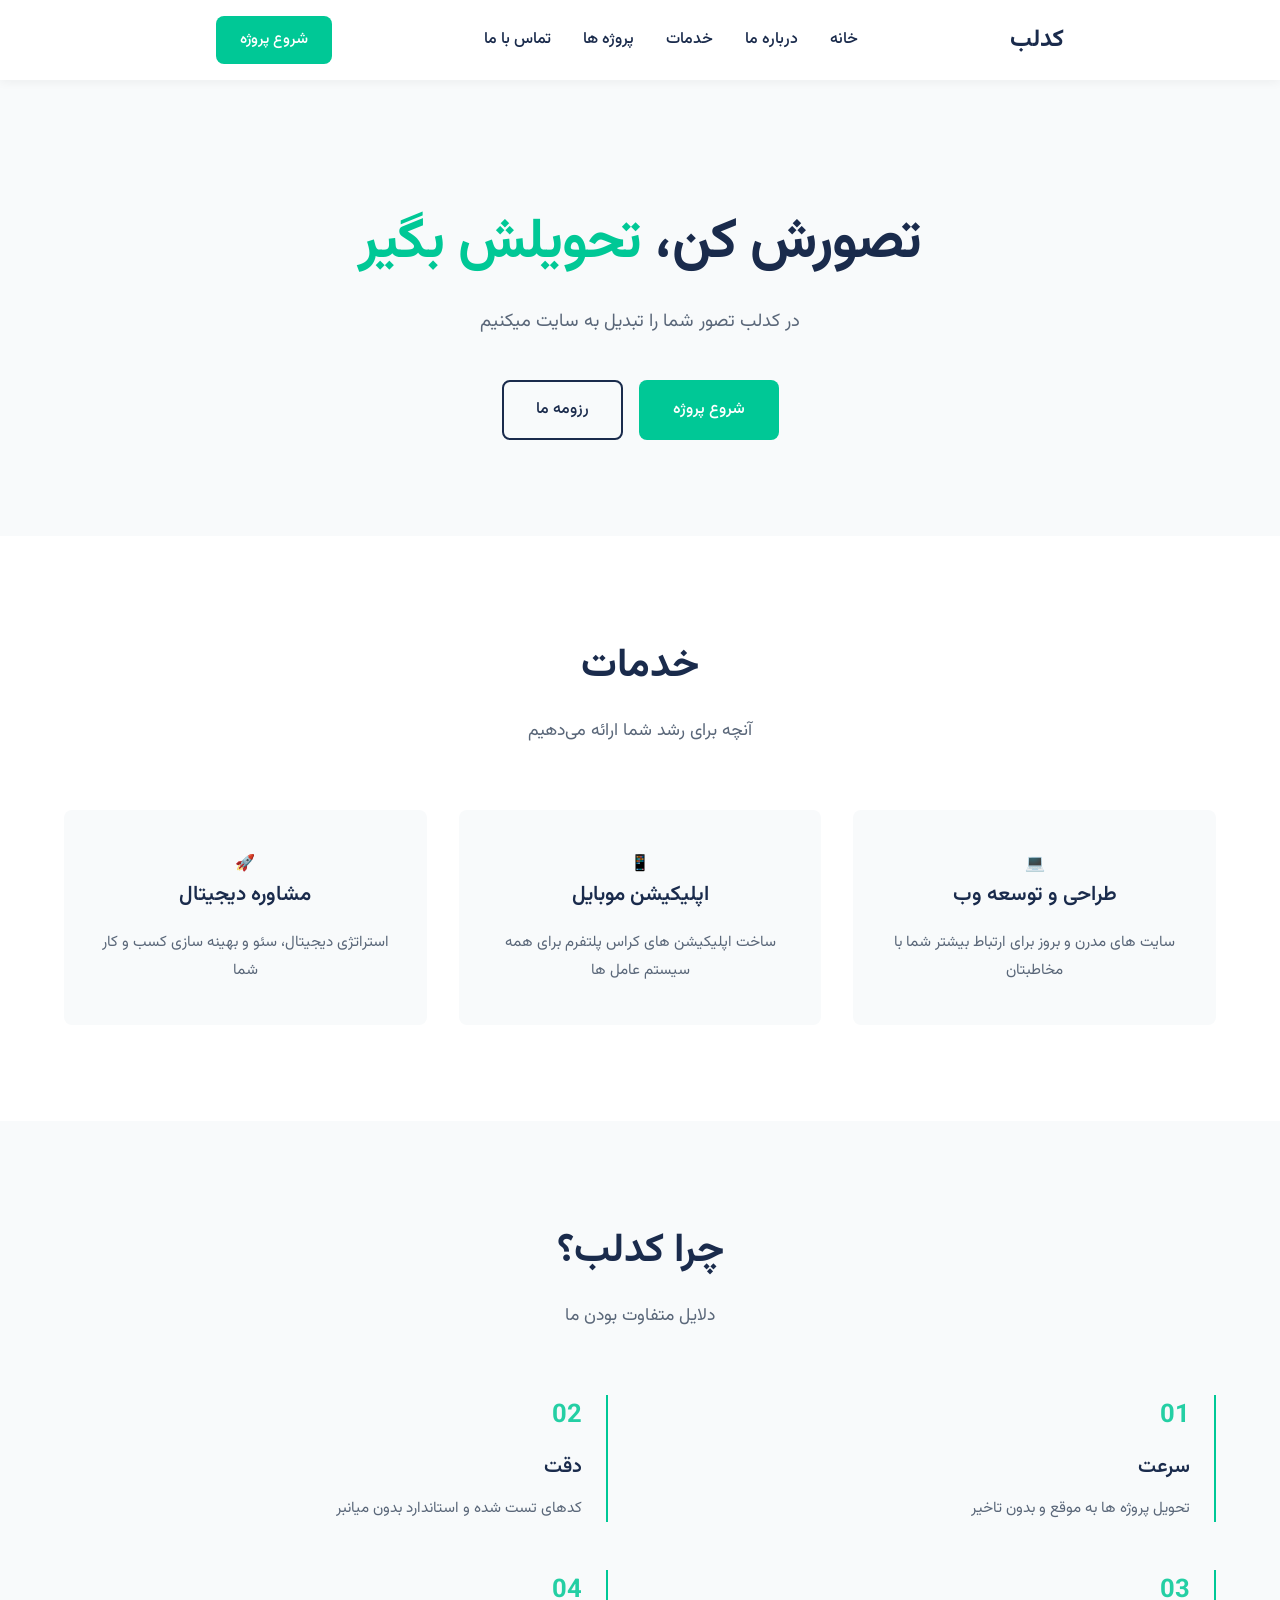
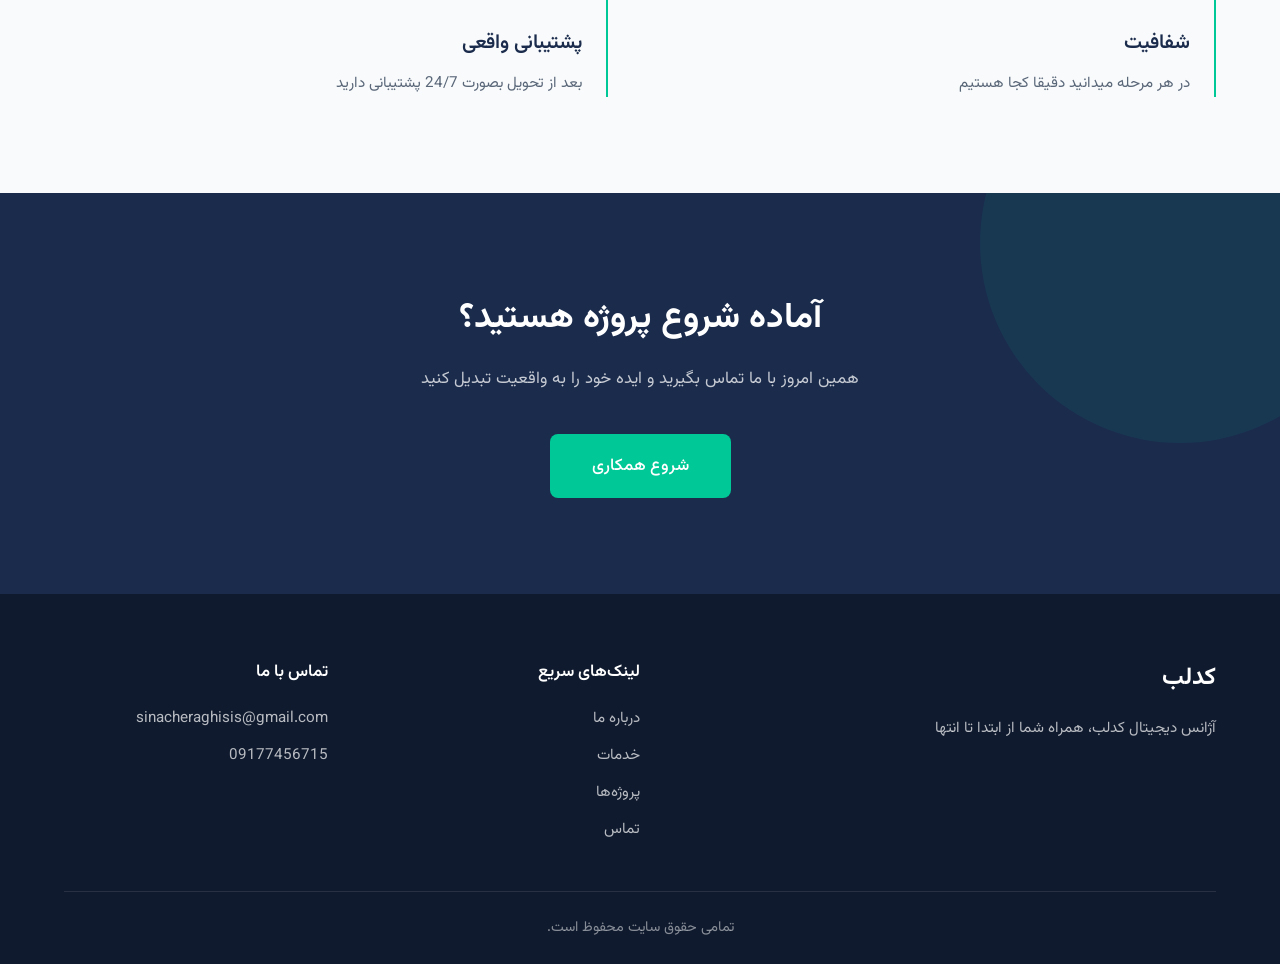
<file: index.html>
<!DOCTYPE html>

<html lang="fa" dir="rtl">
    <head>
        <meta charset="utf-8">
        <title>CodeLab</title>
        <meta name="description" content="کدلب، طراحی سایت انلاین">
        <meta name="viewport" content="width=device-width, initial-scale=1">
        <link href="https://fonts.googleapis.com/css2?family=Vazirmatn:wght@400;500;700&display=swap" rel="stylesheet">
        <link rel="stylesheet" href="CSS/Style.css">
    </head>
    <body>
                        
        <header class="site-header">
            <div class="container">
                <a href="index.html" class="logo">کدلب</a>
                <nav class="main-nav">
                    <ul>
                    <li><a href="index.html">خانه</a></li>
                    <li><a href="about.html">درباره ما</a></li>
                    <li><a href="services.html">خدمات</a></li>
                    <li><a href="portfolio.html">پروژه ها</a></li>
                    <li><a href="contact.html">تماس با ما</a></li>
                </ul>
                </nav>
                <a href="contact.html" class="btn-cta">شروع پروژه</a>
                 <button class="menu-toggle" aria-label="باز کردن منو">
                <span></span>
                <span></span>
                <span></span>
                </button>
            </div>
        </header>

        <section class="hero">
            <div class="container">
                <h1 class="hero-title">
                     تصورش کن،<span class="highlight"> تحویلش بگیر </span>
                </h1>

                <p class="hero-subtitle">
                    در کدلب تصور شما را تبدیل به سایت میکنیم
                </p>
                <div class="hero-buttons">
                    <a href="contact.html" class="btn btn-primary">شروع پروژه</a>
                    <a href="portfolio.html" class="btn btn-outline"> رزومه ما</a>
                </div>

            </div>
        </section>

        <section class="services">
            <div class="container">
                <div class="section-header">
                    <h2 class="section-title">خدمات</h2>
                    <p class="section-subtitle">آنچه برای رشد شما ارائه می‌دهیم</p>
                </div>

                <div class="services-grid">

                    <div class="service-card">
                        <div class="service-icon">💻</div>
                        <h3 class="service-title">طراحی و توسعه وب</h3>
                        <p class="service-desc">
                        سایت های مدرن و بروز برای ارتباط بیشتر شما با مخاطبتان
                        </p>

                    </div>

                    <div class="service-card">
                        <div class="service-icon">📱</div>
                        <h3 class="service-title">اپلیکیشن موبایل</h3>
                        <p class="service-desc">
                        ساخت اپلیکیشن های کراس پلتفرم برای همه سیستم عامل ها
                        </p>
                    </div>

                    <div class="service-card">
                        <div class="service-icon">🚀</div>
                        <h3 class="service-title"> مشاوره دیجیتال</h3>
                        <p class="service-desc">
                        استراتژی دیجیتال، سئو و بهینه سازی کسب و کار شما
                        </p>
                    </div>
                </div>
            </div>
        </section>

        <section class="why-us">
            <div class="container">
                <div class="section-header">
                    <h2 class="section-title">چرا کدلب؟</h2>
                    <p class="section-subtitle">
                        دلایل متفاوت بودن ما
                    </p>
                </div>
                <div class="why-grid">
                    <div class="why-item">
                        <span class="why-number">01</span>
                        <h3 class="why-title">سرعت</h3>
                        <p class="why-desc">  
                        تحویل پروژه ها به موقع و بدون تاخیر
                        </p>
                    </div>  
                
                    <div class="why-item">
                        <span class="why-number">02</span>
                        <h3 class="why-title">دقت</h3>
                        <p class="why-desc">کدهای تست شده و استاندارد بدون میانبر</p>
                    </div>

                    <div class="why-item">
                        <span class="why-number">03</span>
                        <h3 class="why-title">شفافیت</h3>
                        <p class="why-desc">
                            در هر مرحله میدانید دقیقا کجا هستیم
                        </p>
                    </div> 

                    <div class="why-item">
                        <span class="why-number">04</span>
                        <h3 class="why-title">پشتیبانی واقعی</h3>
                        <p class="why-desc">
                            بعد از تحویل بصورت 24/7 پشتیبانی دارید
                        </p>
                    </div>

                </div>
            </div>
        </section>

        <section class="cta-final">
            <div class="container">
                <h2 class="cta-title">آماده شروع پروژه هستید؟</h2>
                <p class="cta-subtitle">
                    همین امروز با ما تماس بگیرید و ایده خود را به واقعیت تبدیل کنید
                </p>
                <a href="contact.html" class="btn btn-primary btn-lg">شروع همکاری</a>
            </div>
        </section>

        <footer class="site-footer">
            <div class="container">
                <div class="footer-grid">
                    
                    <div class="footer-brand">
                        <a href="index.html" class="logo">کدلب</a>
                        <p class="footer-desc">
                            آژانس دیجیتال کدلب، همراه شما از ابتدا تا انتها
                        </p>
                    </div>

                    <div class="footer-col">
                        <h4>لینک‌های سریع</h4>
                        <ul>
                            <li><a href="about.html">درباره ما</a></li>
                            <li><a href="services.html">خدمات</a></li>
                            <li><a href="portfolio.html">پروژه‌ها</a></li>
                            <li><a href="contact.html">تماس</a></li>
                        </ul>
                    </div>

                    <div class="footer-col">
                        <h4>تماس با ما</h4>
                        <ul>
                            <li>sinacheraghisis@gmail.com</li>
                            <li>09177456715</li>
                        </ul>
                    </div>
                </div>

                <div class="footer-bottom">
                        <p>تمامی حقوق سایت محفوظ است.</p>
                    </div>
            </div>
        </footer>

     <script src="js/main.js"></script>
    </body>
</html>
</file>
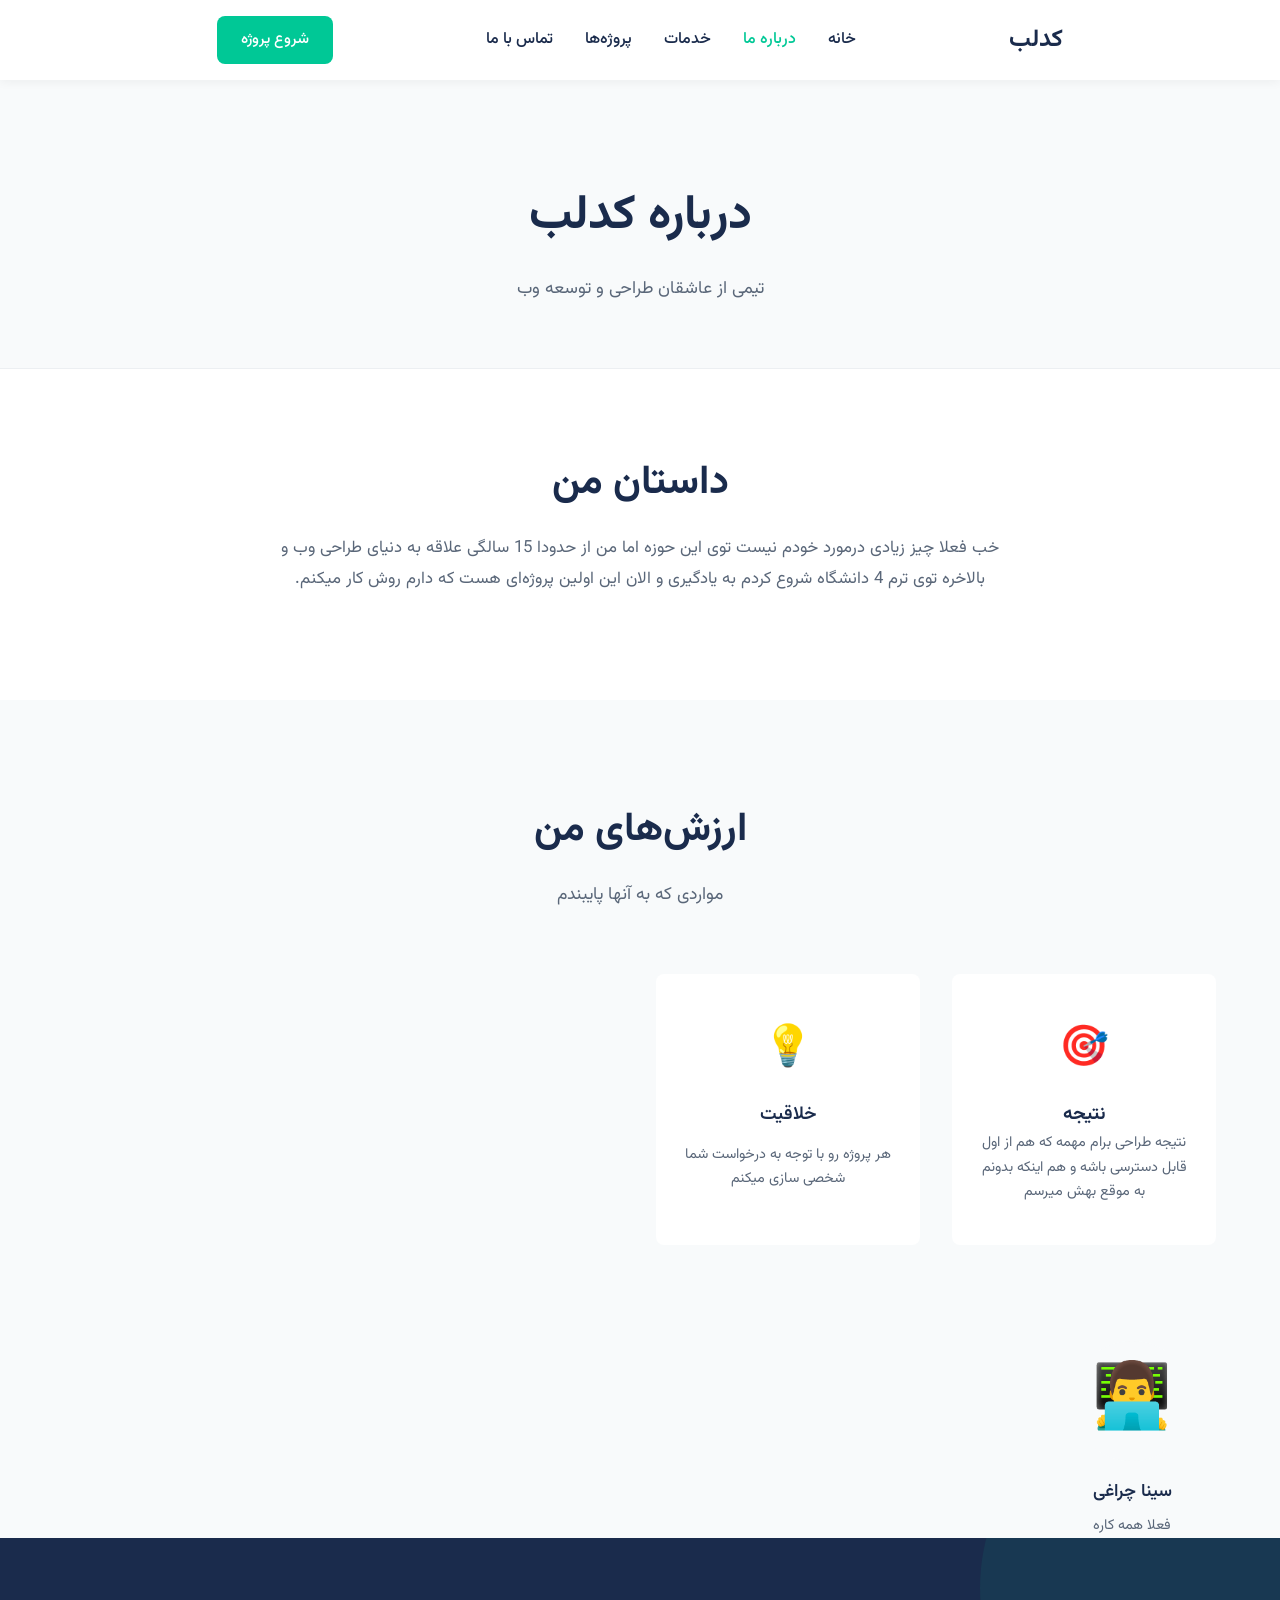
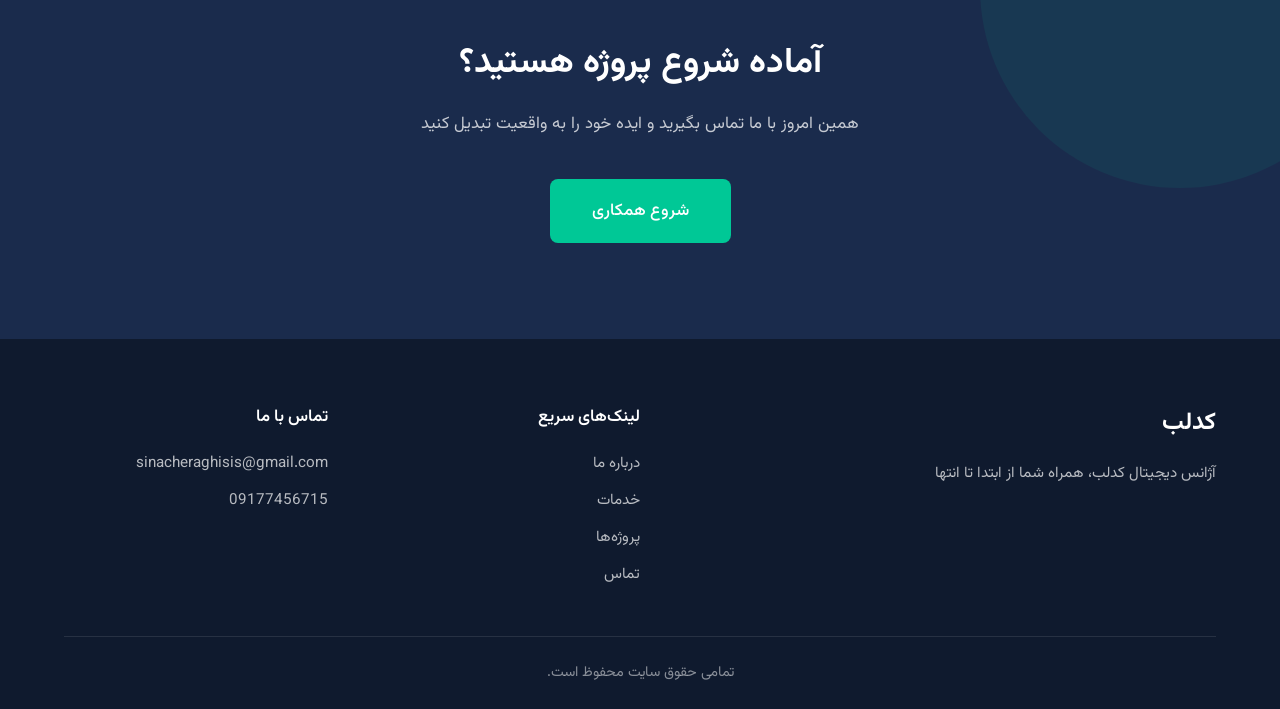
<file: about.html>
<!DOCTYPE html>
<html lang="fa" dir="rtl">
<head>
    <meta charset="utf-8">
    <title>درباره ما | کدلب</title>
    <meta name="description" content="درباره کدلب، تیم و ارزش‌های ما">
    <meta name="viewport" content="width=device-width, initial-scale=1">
    <link href="https://fonts.googleapis.com/css2?family=Vazirmatn:wght@400;500;700&display=swap" rel="stylesheet">
    <link rel="stylesheet" href="CSS/Style.css">
</head>
<body>
    <header class="site-header">
        <div class="container">
            <a href="index.html" class="logo">کدلب</a>
            <nav class="main-nav">  
                <ul>
                    <li><a href="index.html">خانه</a></li>
                    <li><a href="about.html" class="active">درباره ما</a></li>
                    <li><a href="services.html">خدمات</a></li>
                    <li><a href="portfolio.html">پروژه‌ها</a></li>
                    <li><a href="contact.html">تماس با ما</a></li>
                </ul>
            </nav>
            <a href="contact.html" class="btn-cta">شروع پروژه</a>
                <button class="menu-toggle" aria-label="باز کردن منو">
                    <span></span>
                    <span></span>
                    <span></span>
                </button>
            </div>
    </header>

    <section class="page-hero">
        <div class="container">
            <h1 class="page-title">درباره کدلب</h1>
            <p class="page-subtitle">
                تیمی از عاشقان طراحی و توسعه وب
            </p>
        </div>
    </section>

    <section class="about-story">
        <div class="container">
            <div class="story-content">
                <h2 class="section-title">داستان من</h2>
                <p>
                    خب فعلا چیز زیادی درمورد خودم نیست توی این حوزه اما من از حدودا 15 سالگی علاقه به دنیای  طراحی وب و بالاخره توی ترم 4 دانشگاه شروع کردم به یادگیری و الان این اولین پروژه‌ای هست که دارم روش کار میکنم.
                </p>
            </div>
        </div>
    </section>

    <section class="values">
        <div class="container">
            <div class="section-header">
                <h2 class="section-title">ارزش‌های من</h2>
                <p class="section-subtitle">مواردی که به آنها پایبندم</p>
            </div>

            <div class="values-grid">
                <div class="value-card">
                    <div class="value-icon">🎯</div>
                    <h3 class="title">نتیجه</h3>
                    <p class="value-desc">
                        نتیجه طراحی برام مهمه که هم از اول قابل دسترسی باشه و هم اینکه بدونم به موقع بهش میرسم
                    </p>
                </div>

                <div class="value-card">
                    <div class="value-icon">💡</div>
                        <h3 class="value-title">خلاقیت</h3>
                        <p class="value-desc">
                            هر پروژه رو با توجه به درخواست شما شخصی سازی میکنم
                        </p>
                    </div>
                    
                </div>

            </div>
        </div>
    </section>

    <section class="team-grid">
        <div class="team-member">
            <div class="member-avatar">👨‍💻</div>
            <h3 class="member-name">سینا چراغی</h3>
            <p class="member-role">فعلا همه کاره</p>
        </div>
    </section>

    <section class="cta-final">
        <div class="container">
            <h2 class="cta-title">آماده شروع پروژه هستید؟</h2>
            <p class="cta-subtitle">
                همین امروز با ما تماس بگیرید و ایده خود را به واقعیت تبدیل کنید
            </p>
            <a href="contact.html" class="btn btn-primary btn-lg">شروع همکاری</a>
        </div>
    </section>

    <footer class="site-footer">
        <div class="container">
            <div class="footer-grid">
                <div class="footer-brand">
                    <a href="index.html" class="logo">کدلب</a>
                    <p class="footer-desc">
                        آژانس دیجیتال کدلب، همراه شما از ابتدا تا انتها
                    </p>
                </div>
                <div class="footer-col">
                    <h4>لینک‌های سریع</h4>
                    <ul>
                        <li><a href="about.html">درباره ما</a></li>
                        <li><a href="services.html">خدمات</a></li>
                        <li><a href="portfolio.html">پروژه‌ها</a></li>
                        <li><a href="contact.html">تماس</a></li>
                    </ul>
                </div>
                <div class="footer-col">
                    <h4>تماس با ما</h4>
                    <ul>
                        <li>sinacheraghisis@gmail.com</li>
                        <li>09177456715</li>
                    </ul>
                </div>
            </div>
            <div class="footer-bottom">
                <p>تمامی حقوق سایت محفوظ است.</p>
            </div>
        </div>
    </footer>

    <script src="js/main.js"></script>
</body>
</html>
</file>
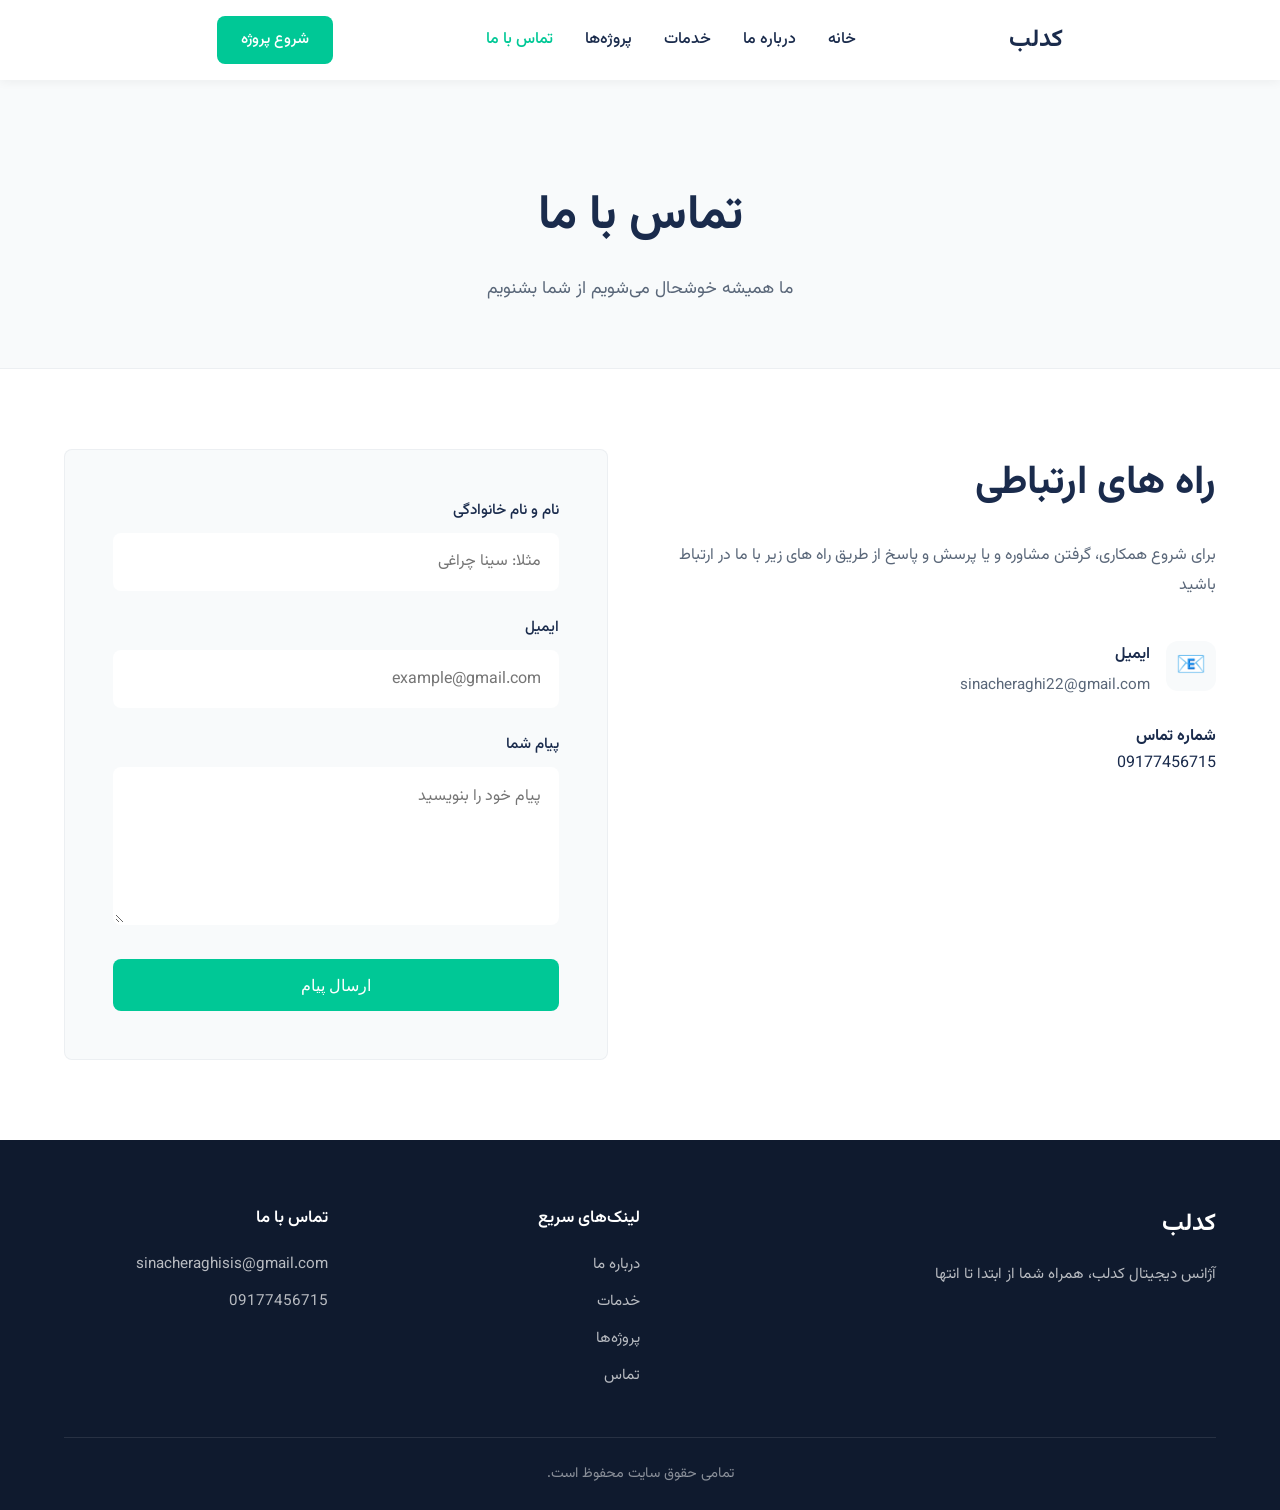
<file: contact.html>
<!DOCTYPE html>
<html lang="fa" dir="rtl">
<head>
    <meta charset="utf-8">
    <title>تماس با ما | کدلب</title>
    <meta name="description" content="با کدلب در تماس باشید">
    <meta name="viewport" content="width=device-width, initial-scale=1">
    <link href="https://fonts.googleapis.com/css2?family=Vazirmatn:wght@400;500;700&display=swap" rel="stylesheet">
    <link rel="stylesheet" href="CSS/Style.css">
</head>

<body>
    <header class="site-header">
        <div class="container">
            <a href="index.html" class="logo">کدلب</a>
            <nav class="main-nav">
                <ul>
                    <li><a href="index.html">خانه</a></li>
                    <li><a href="about.html">درباره ما</a></li>
                    <li><a href="services.html">خدمات</a></li>
                    <li><a href="portfolio.html">پروژه‌ها</a></li>
                    <li><a href="contact.html" class="active">تماس با ما</a></li>
                </ul>
            </nav>
            <a href="contact.html" class="btn-cta">شروع پروژه</a>
            <button class="menu-toggle" aria-label="باز کردن منو">
                <span></span>
                <span></span>
                <span></span>
            </button>
        </div>
    </header>

    <section class="page-hero">
        <div class="container">
            <h1 class="page-title">تماس با ما</h1>
            <p class="page-subtitle">ما همیشه خوشحال می‌شویم از شما بشنویم</p>
        </div>
    </section>

    <section class="contact-section">
        <div class="container">
            <div class="contact-wrapper">

                <div class="contact-info">
                    <h2 class="section-title">راه های ارتباطی</h2>
                    <p class="contact-text">
                        برای شروع همکاری، گرفتن مشاوره و یا پرسش و پاسخ از طریق راه های زیر با ما در ارتباط باشید
                    </p>

                    <div class="info-item">
                        <span class="info-icon">📧</span>
                        <div>
                            <h4>ایمیل</h4>
                            <p>sinacheraghi22@gmail.com</p>
                        </div>
                    </div>

                    <div>
                        <h4>شماره تماس</h4>
                        <p>09177456715</p>
                    </div>
                </div>

                <div class="contact-form-wrapper">
                    <form action="https://formspree.io/f/mvkzjwgy" id="contactForm"  name="contact" method="post" data-netlify="true" class="contact-form">
                        <div class="form-group">
                            <label for="name">نام و نام خانوادگی</label>
                            <input type="text" id="name" name="name" class="form-input" placeholder="مثلا: سینا چراغی" required>
                        </div>

                        <div class="form-group">
                            <label for="email">ایمیل</label>
                            <input type="email" id="email" name="email" class="form-input" placeholder="example@gmail.com" required>
                        
                        </div>

                        <div class="form-group">
                            <label for="message">پیام شما</label>
                            <textarea id="message" name="message" class="form-input" rows="5" placeholder="پیام خود را بنویسید"></textarea>
                        </div>

                        <button type="submit" class="btn btn-primary">ارسال پیام</button>

                        <div id="formMessage" class="form-message"></div>
                    </form>
                </div>
            </div>
        </div>
    </section>

    <footer class="site-footer">
        <div class="container">
            <div class="footer-grid">
                <div class="footer-brand">
                    <a href="index.html" class="logo">کدلب</a>
                    <p class="footer-desc">
                        آژانس دیجیتال کدلب، همراه شما از ابتدا تا انتها
                    </p>
                </div>
                <div class="footer-col">
                    <h4>لینک‌های سریع</h4>
                    <ul>
                        <li><a href="about.html">درباره ما</a></li>
                        <li><a href="services.html">خدمات</a></li>
                        <li><a href="portfolio.html">پروژه‌ها</a></li>
                        <li><a href="contact.html">تماس</a></li>
                    </ul>
                </div>
                <div class="footer-col">
                    <h4>تماس با ما</h4>
                    <ul>
                        <li>sinacheraghisis@gmail.com</li>
                        <li>09177456715</li>
                    </ul>
                </div>
            </div>
            <div class="footer-bottom">
                <p>تمامی حقوق سایت محفوظ است.</p>
            </div>
        </div>
    </footer>

    <script src="js/main.js"></script>
</body>
</html>
</body>
</file>
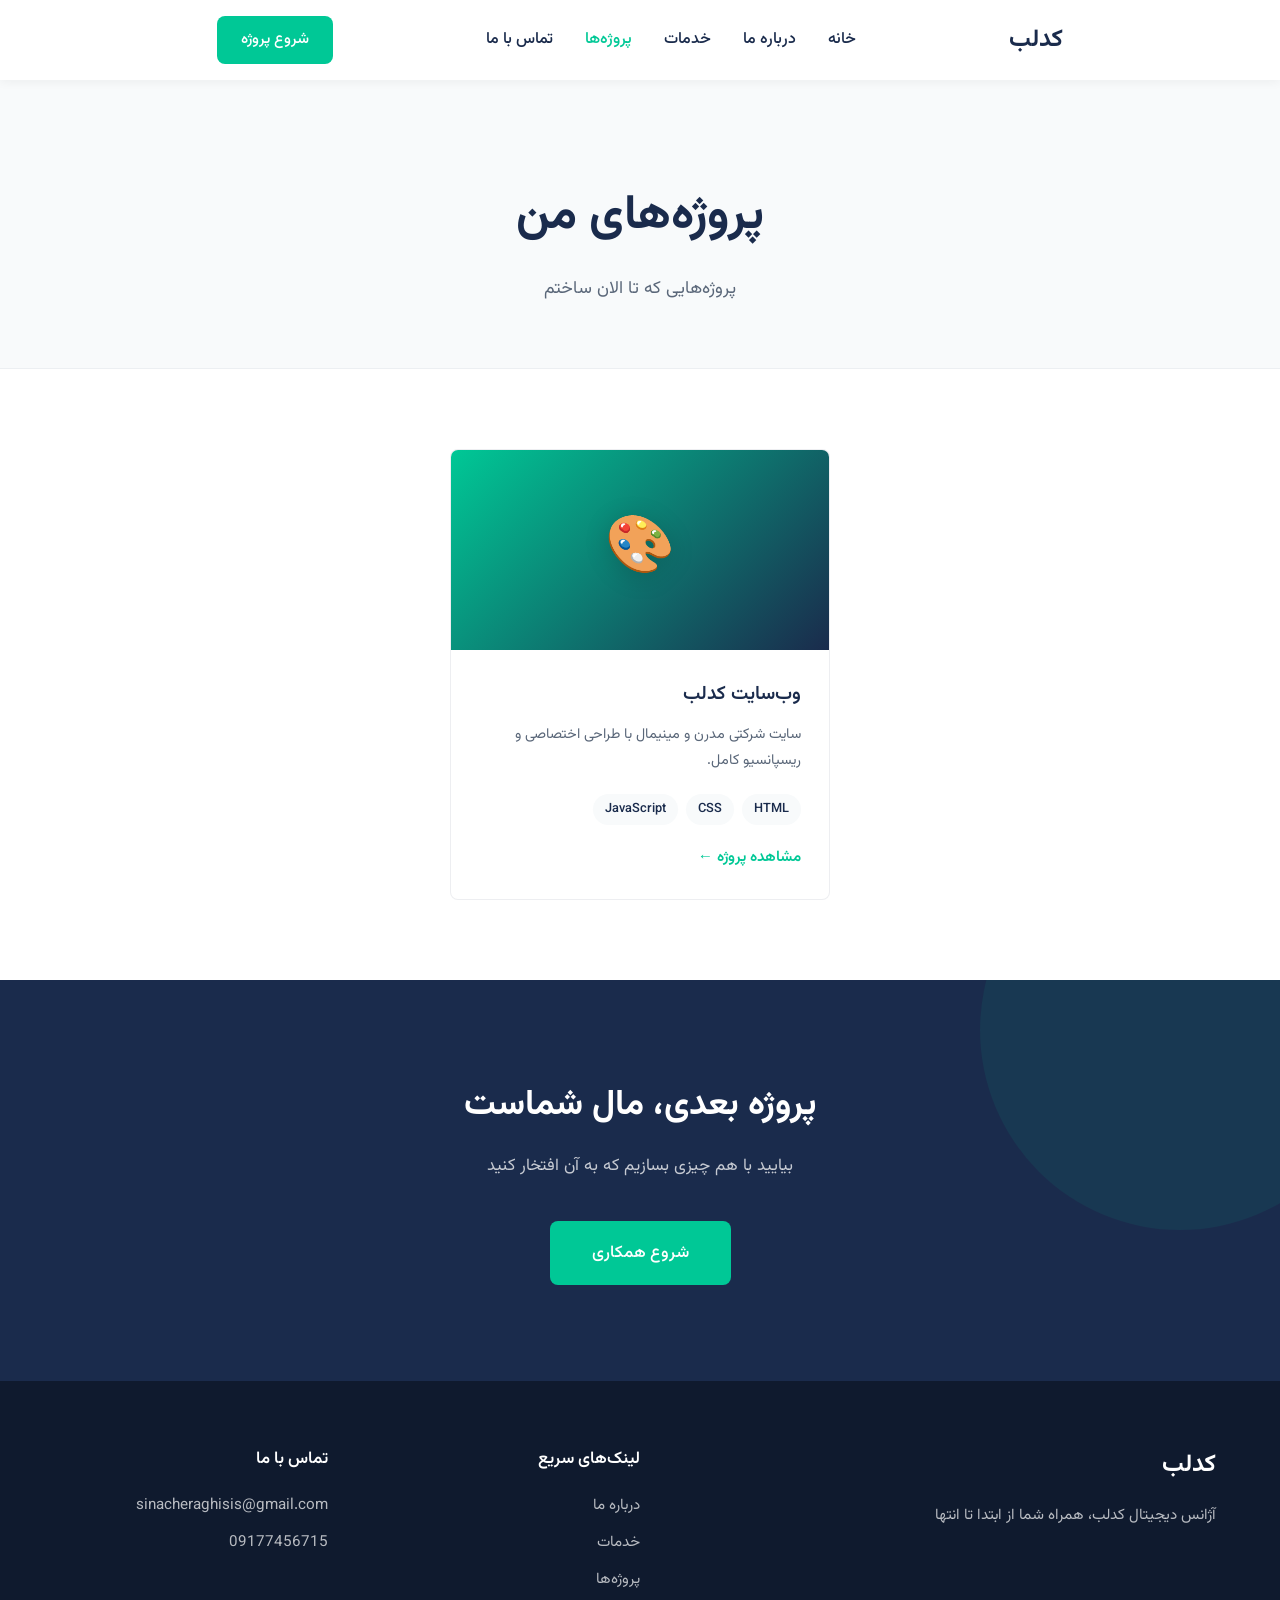
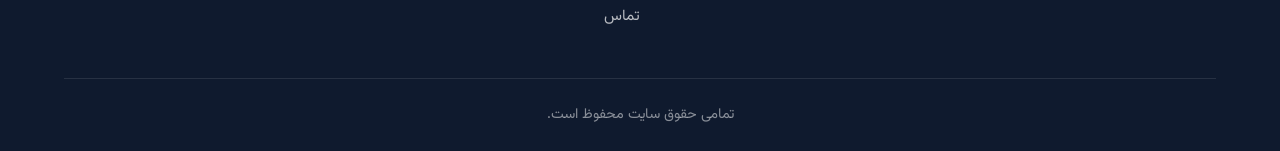
<file: portfolio.html>
<!DOCTYPE html>
<html lang="fa" dir="rtl">
<head>
    <meta charset="utf-8">
    <title>پروژه‌ها | کدلب</title>
    <meta name="description" content="نمونه کارها و پروژه‌های کدلب">
    <meta name="viewport" content="width=device-width, initial-scale=1">
    <link href="https://fonts.googleapis.com/css2?family=Vazirmatn:wght@400;500;700&display=swap" rel="stylesheet">
    <link rel="stylesheet" href="CSS/Style.css">
</head>
<body>

    <header class="site-header">
        <div class="container">
            <a href="index.html" class="logo">کدلب</a>
            <nav class="main-nav">
                <ul>
                    <li><a href="index.html">خانه</a></li>
                    <li><a href="about.html">درباره ما</a></li>
                    <li><a href="services.html">خدمات</a></li>
                    <li><a href="portfolio.html" class="active">پروژه‌ها</a></li>
                    <li><a href="contact.html">تماس با ما</a></li>
                </ul>
            </nav>
            <a href="contact.html" class="btn-cta">شروع پروژه</a>
            <button class="menu-toggle" aria-label="باز کردن منو">
                <span></span>
                <span></span>
                <span></span>
            </button>
        </div>
    </header>

    <section class="page-hero">
        <div class="container">
            <h1 class="page-title">پروژه‌های من</h1>
            <p class="page-subtitle">پروژه‌هایی که تا الان ساختم</p>
        </div>
    </section>

    <section class="portfolio">
        <div class="container">
            <div class="portfolio-grid">

                <article class="project-card">
                    <div class="project-image" style="background: linear-gradient(135deg, #00C896, #1A2B4C);">
                        <span class="project-emoji">🎨</span>
                    </div>
                    <div class="project-content">
                        <h3 class="project-title">وب‌سایت کدلب</h3>
                        <p class="project-desc">
                            سایت شرکتی مدرن و مینیمال با طراحی اختصاصی و ریسپانسیو کامل.
                        </p>
                        <div class="project-tags">
                            <span class="tag">HTML</span>
                            <span class="tag">CSS</span>
                            <span class="tag">JavaScript</span>
                        </div>
                        <a href="index.html" class="project-link">مشاهده پروژه ←</a>
                    </div>
                </article>

            </div>
        </div>
    </section>

    <section class="cta-final">
        <div class="container">
            <h2 class="cta-title">پروژه بعدی، مال شماست</h2>
            <p class="cta-subtitle">
                بیایید با هم چیزی بسازیم که به آن افتخار کنید
            </p>
            <a href="contact.html" class="btn btn-primary btn-lg">شروع همکاری</a>
        </div>
    </section>

    <footer class="site-footer">
        <div class="container">
            <div class="footer-grid">
                <div class="footer-brand">
                    <a href="index.html" class="logo">کدلب</a>
                    <p class="footer-desc">
                        آژانس دیجیتال کدلب، همراه شما از ابتدا تا انتها
                    </p>
                </div>
                <div class="footer-col">
                    <h4>لینک‌های سریع</h4>
                    <ul>
                        <li><a href="about.html">درباره ما</a></li>
                        <li><a href="services.html">خدمات</a></li>
                        <li><a href="portfolio.html">پروژه‌ها</a></li>
                        <li><a href="contact.html">تماس</a></li>
                    </ul>
                </div>
                <div class="footer-col">
                    <h4>تماس با ما</h4>
                    <ul>
                        <li>sinacheraghisis@gmail.com</li>
                        <li>09177456715</li>
                    </ul>
                </div>
            </div>
            <div class="footer-bottom">
                <p>تمامی حقوق سایت محفوظ است.</p>
            </div>
        </div>
    </footer>

    <script src="js/main.js"></script>
</body>
</html>
</file>
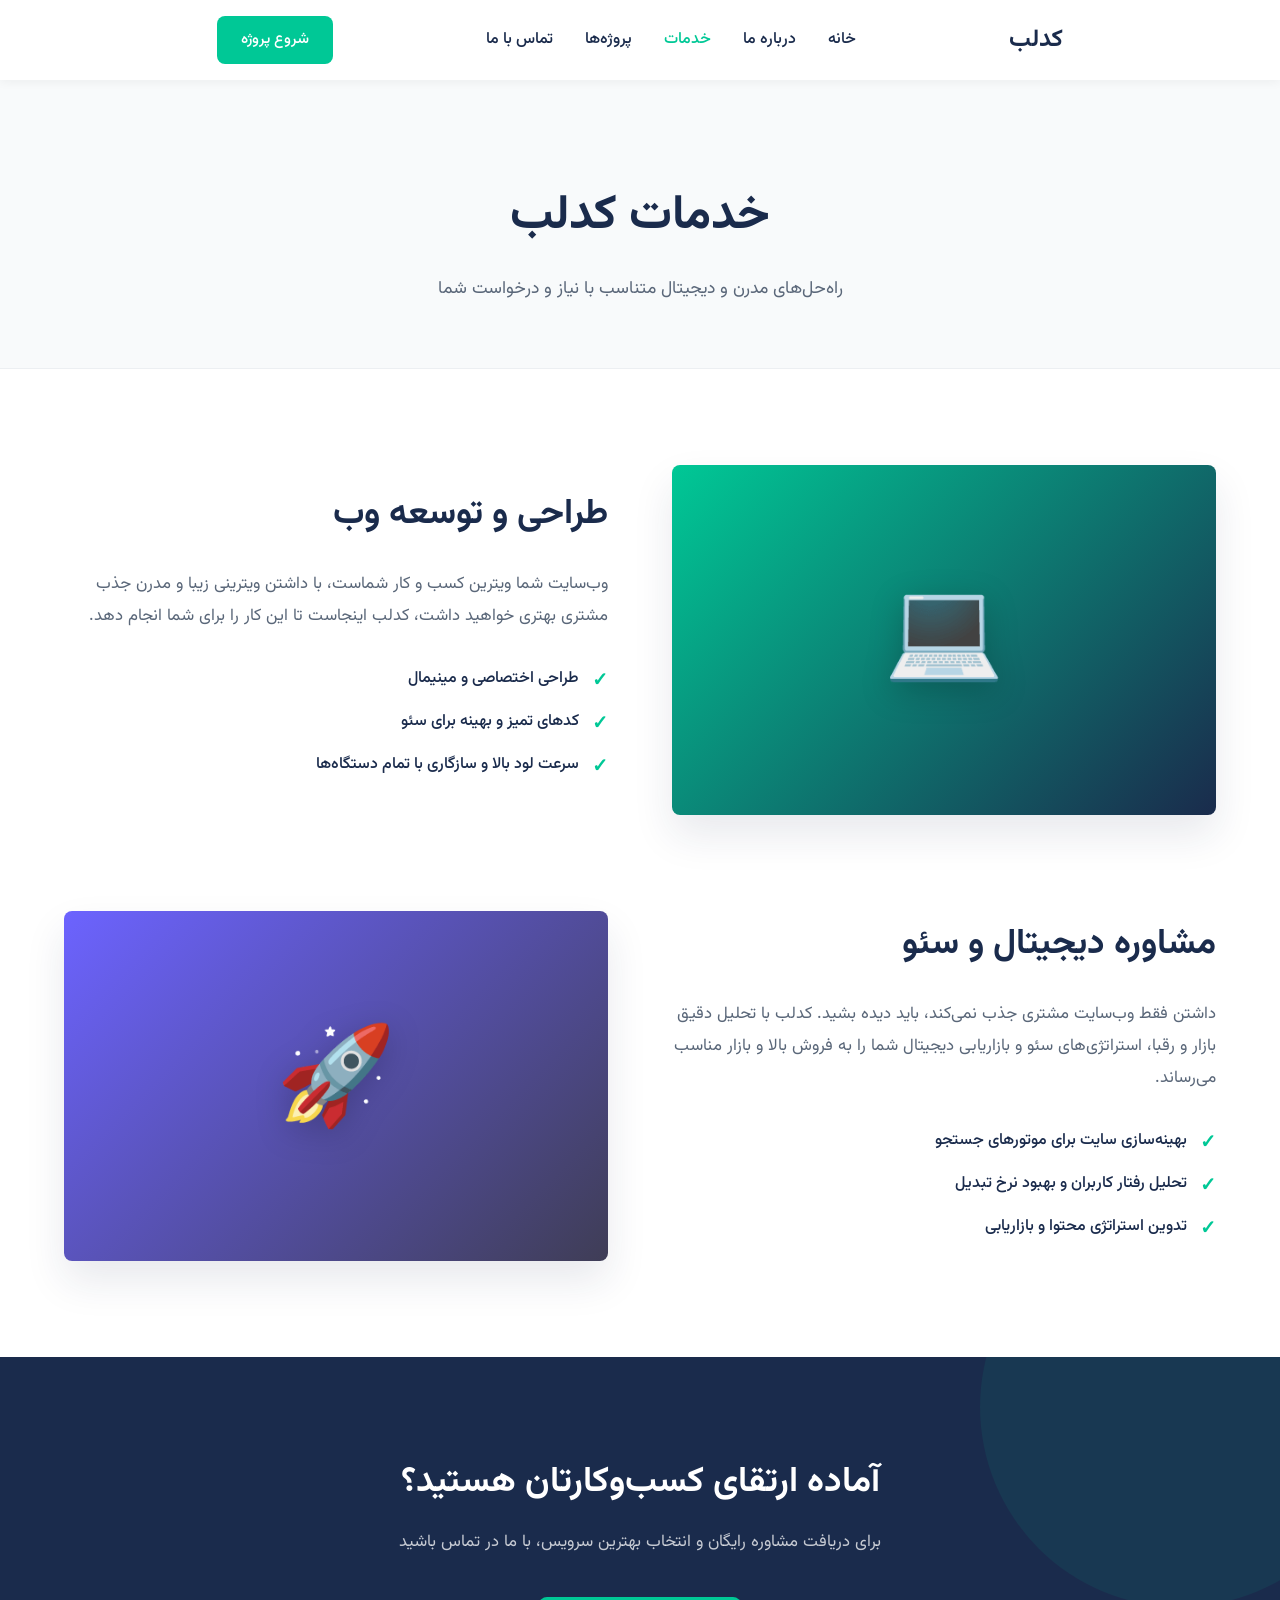
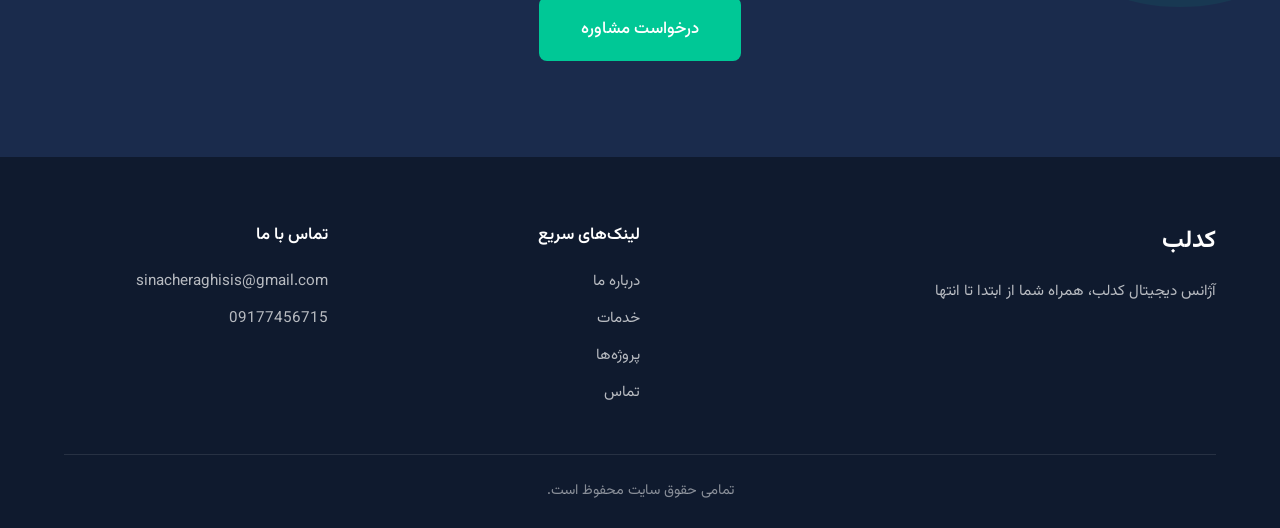
<file: services.html>
<!DOCTYPE html>
<html lang="fa" dir="rtl">
<head>
    <meta charset="utf-8">
    <title>خدمات | کدلب</title>
    <meta name="description" content="خدمات کدلب: طراحی وب، اپلیکیشن موبایل و مشاوره دیجیتال">
    <meta name="viewport" content="width=device-width, initial-scale=1">
    <link href="https://fonts.googleapis.com/css2?family=Vazirmatn:wght@400;500;700&display=swap" rel="stylesheet">
    <link rel="stylesheet" href="CSS/Style.css">
</head>

<body>
    <header class="site-header">
        <div class="container">
            <a href="index.html" class="logo">کدلب</a>
            <nav class="main-nav">
                <ul> 
                    <li><a href="index.html">خانه</a></li>
                    <li><a href="about.html">درباره ما</a></li>
                    <li><a href="services.html" class="active">خدمات</a></li>
                    <li><a href="portfolio.html">پروژه‌ها</a></li>
                    <li><a href="contact.html">تماس با ما</a></li>
                </ul>
            </nav>
             <a href="contact.html" class="btn-cta">شروع پروژه</a>
            <button class="menu-toggle" aria-label="باز کردن منو">
                <span></span>
                <span></span>
                <span></span>
            </button>
        </div>
    </header>

    <section class="page-hero">
        <div class="container">
            <h1 class="page-title">خدمات کدلب</h1> 
            <p class="page-subtitle"> 
                راه‌حل‌های مدرن و دیجیتال متناسب با نیاز و درخواست شما
            </p>
        </div>
    </section>

    <section class="services-detail">
        <div class="container">
            
            
            <div class="service-row">
                <div class="service-visual" style="background: linear-gradient(135deg, #00c896, #1A2B4C);">
                    <span>💻</span>
                </div> 
                <div class="service-text">
                    <h2 class="service-row-title">طراحی و توسعه وب</h2>
                    <p class="service-row-desc">
                        وب‌سایت شما ویترین کسب و کار شماست، با داشتن ویترینی زیبا و مدرن جذب مشتری بهتری خواهید داشت، کدلب اینجاست تا این کار را برای شما انجام دهد.
                    </p>
                    <ul class="service-features">
                        <li>طراحی اختصاصی و مینیمال</li>
                        <li>کدهای تمیز و بهینه برای سئو</li>
                        <li>سرعت لود بالا و سازگاری با تمام دستگاه‌ها</li>
                    </ul>
                </div>
            </div>

            
            <div class="service-row reverse">
                <div class="service-visual" style="background: linear-gradient(135deg, #6C63FF, #3F3D56);">
                    <span>🚀</span>
                </div> 
                <div class="service-text"> 
                    <h2 class="service-row-title">مشاوره دیجیتال و سئو</h2>
                    <p class="service-row-desc">
                        داشتن فقط وب‌سایت مشتری جذب نمی‌کند، باید دیده بشید. کدلب با تحلیل دقیق بازار و رقبا، استراتژی‌های سئو و بازاریابی دیجیتال شما را به فروش بالا و بازار مناسب می‌رساند.
                    </p>
                    <ul class="service-features">
                        <li>بهینه‌سازی سایت برای موتورهای جستجو</li>
                        <li>تحلیل رفتار کاربران و بهبود نرخ تبدیل</li>
                        <li>تدوین استراتژی محتوا و بازاریابی</li>
                    </ul>
                </div>
            </div>

        </div>
    </section>

    
    <section class="cta-final">
        <div class="container">
            <h2 class="cta-title">آماده ارتقای کسب‌وکارتان هستید؟</h2>
            <p class="cta-subtitle">
                برای دریافت مشاوره رایگان و انتخاب بهترین سرویس، با ما در تماس باشید
            </p>
            <a href="contact.html" class="btn btn-primary btn-lg">درخواست مشاوره</a>
        </div>
    </section>

    <footer class="site-footer">
        <div class="container">
            <div class="footer-grid">
                <div class="footer-brand">
                    <a href="index.html" class="logo">کدلب</a>
                    <p class="footer-desc">
                        آژانس دیجیتال کدلب، همراه شما از ابتدا تا انتها
                    </p>
                </div>
                <div class="footer-col">
                    <h4>لینک‌های سریع</h4>
                    <ul>
                        <li><a href="about.html">درباره ما</a></li>
                        <li><a href="services.html">خدمات</a></li>
                        <li><a href="portfolio.html">پروژه‌ها</a></li>
                        <li><a href="contact.html">تماس</a></li>
                    </ul>
                </div>
                <div class="footer-col">
                    <h4>تماس با ما</h4>
                    <ul>
                        <li>sinacheraghisis@gmail.com</li>
                        <li>09177456715</li>
                    </ul>
                </div>
            </div>
            <div class="footer-bottom">
                <p>تمامی حقوق سایت محفوظ است.</p>
            </div>
        </div>
    </footer>
    <script src="js/main.js"></script>
</body>
</html>
</file>
<file: CSS/Style.css>
:root {
  --color-primary: #00C896;
  --color-dark: #1A2B4C;
  --color-light: #F8FAFB;
  --color-accent: #FFD166;
  --font-main: 'Vazirmatn', sans-serif;
  --header-height: 80px;
  --radius: 8px;
  --transition: 0.3s ease;
}

html{
    scroll-behavior: smooth;
}

* {
  margin: 0;
  padding: 0;
  box-sizing: border-box;
}

body {
    font-family: var(--font-main);
    color: var(--color-dark);
    background: var(--color-light);
    direction: rtl;
    line-height: 1.7;
    padding-top: var(--header-height);
}

a {
    text-decoration: none;
    color: inherit;
}

ul{
    list-style: none;
}

img{
    max-width: 100%;
    height: auto;
    display: block;
}

.container {
    max-width: 1200px;
    margin:0 auto;
    padding: 0 1.5rem;
}

.site-header{
    position: fixed;
    top: 0;
    right: 0;
    left: 0;
    height: var(--header-height);
    background: #fff;
    box-shadow: 0 2px 10px rgba(0, 0, 0, 0.05);
    z-index: 1000;
}

.site-header .container{
    height: 100%;
    display: flex;
    align-items: center;
    justify-content: space-between;
}

.logo{
    font-size: 1.5rem;
    font-weight: 700;
    color: var(--color-dark);
    transition: color var(--transition);
    margin: auto;
}

.logo:hover{
    color: var(--color-primary);
}

.main-nav ul{
    display: flex;
    gap: 2rem;
}

.main-nav a{
    color: var(--color-dark);
    font-weight: 500;
    padding: 0.5rem 0;
    position: relative;
    transition: color var(--transition);
}

.main-nav a:hover{
    color: var(--color-primary);
}

.main-nav a::after{
    content: '';
    position: absolute;
    bottom: 0;
    right: 0;
    width: 0;
    height: 2px;
    background: var(--color-primary);
    transition: width var(--transition);
}
.main-nav a:hover::after{
    width: 100%;
}
.main-nav a.active {
    color: var(--color-primary);
}

.btn-cta {
    background: var(--color-primary);
    color: #fff;
    padding: 0.7rem 1.5rem;
    border-radius: var(--radius);
    font-weight: 500;
    font-size: 0.95rem;
    transition: all var(--transition);
    margin: auto;
}

.btn-cta:hover{
    background: var(--color-dark);
    transform: translateY(-2px);
    box-shadow: 0 6px 15px rgba(0, 200, 150, 0.25);
}

.menu-toggle {
    display: none;
    background: none;
    border: none;
    cursor: pointer;
    flex-direction: column;
    gap: 5px;
    padding: 0.5rem;
}

.menu-toggle span{
    display: block;
    width: 25px;
    height: 3px;
    background: var(--color-dark);
    border-radius: 2px;
    transition: var(--transition);
}

.hero{
    padding: 8rem 0 6rem;
    text-align: center;
    background: var(--color-light);
}

.hero-title{
    font-size: 3.5rem;
    font-weight: 700;
    line-height: 1.3;
    color: var(--color-dark);
    margin-bottom: 1.5rem;
    letter-spacing: -0.5px;
}

.hero-title .highlight{
    color: var(--color-primary);
}

.hero-subtitle{
    font-size: 1.15rem;
    color: #5a6779;
    max-width: 600px;
    margin: 0 auto 2.5rem;
    line-height: 1.9;
}

.btn{
    display: inline-block;
    padding: 0.9rem 2rem;
    border-radius: var(--radius);
    border: 2px solid transparent;
    font-weight: 500;
    font-size: 1rem;
    transition: all var(--transition);
    cursor: pointer;
}

.hero-buttons {
  display: flex;
  gap: 1rem;
  justify-content: center;
  flex-wrap: wrap;
}

.btn-primary{
    background: var(--color-primary);
    color: #fff;
}

.btn-primary:hover{
    background: var(--color-dark);
    transform: translateY(-2px);
    box-shadow: 0 10px 25px rgba(0, 200, 150, 0.3);
}

.btn-outline{
    background: transparent;
    color: var(--color-dark);
    border: 2px solid var(--color-dark);
}

.btn-outline:hover{
    background: var(--color-dark);
    color: #fff;
    transform: translateY(-2px);
}


.services{
    padding: 6rem 0;
    background: #fff;
}

.section-header{
    text-align: center;
    margin-bottom: 4rem;
}

.section-title{
    font-size: 2.5rem;
    font-weight: 700;
    color: var(--color-dark);
    margin-bottom: 1rem;
}

.section-subtitle{
    font-size: 1.1rem;
    color: #5a6779;
    max-width: 550px;
    margin: 0 auto;
}

.services-grid{
    display: grid;
    grid-template-columns: repeat(3, 1fr);
    gap: 2rem;
}

.service-card{
    background: var(--color-light);
    padding: 2.5rem 2rem;
    border-radius: var(--radius);
    text-align: center;
    transition: all var(--transition);
    border: 1px solid transparent;
}

.service-card:hover {
    transform: translateY(-6px);
    box-shadow: 0 15px 40px rgba(26, 43, 76, 0.08);
    border-color: var(--color-primary);
}

.service-title{
    font-size: 1.3rem;
    font-weight: 600;
    color: var(--color-dark);
    margin-bottom: 1rem;
}

.service-desc{
    font-size: 0.95rem;
    color: #5a6779;
    line-height: 1.8;
}

.why-us{
    padding: 6rem 0;
    background: var(--color-light);
}

.why-grid{
    display: grid;
    grid-template-columns: repeat(2, 1fr);
    gap: 3rem 4rem;
}

.why-item{
    text-align: right;
    padding-right: 1.5rem;
    border-right: 2px solid var(--color-primary);
}

.why-number{
    display: block;
    font-size: 1.6rem;
    font-weight: 700;
    color: var(--color-primary);
    margin-bottom: 0.75rem;
    font-family: 'Vazirmatn', sans-serif;
    opacity: 0.85;
}

.why-title{
    font-size: 1.25rem;
    font-weight: 600;
    color: var(--color-dark);
    margin-bottom: 0.6rem;
}

.why-desc{
    font-size: 0.95rem;
    color: #5a6779;
    line-height: 1.85;
}

.cta-final{
    padding: 6rem 0;
    background: var(--color-dark);
    text-align: center;
    position: relative;
    overflow: hidden;
}

.cta-final::before{
    content: '';
    position: absolute;
    width: 400px;
    height: 400px;
    border-radius: 50%;
    background: var(--color-primary);
    opacity: 0.08;
    top: -150px;
    right: -100px;
}

.cta-title{
    font-size: 2.2rem;
    font-weight: 700;
    color: #fff;
    margin-bottom: 1rem;
    position: relative;
}

.cta-subtitle{
    font-size: 1.05rem;
    color:  rgba(255, 255, 255, 0.75);
    margin-bottom: 2.5rem;
    max-width: 500px;   
    margin-left: auto;
    margin-right: auto;
    position: relative;
}

.btn-lg{
    padding: 1rem 2.5rem;
    font-size: 1.05rem;
    position: relative;
}

.site-footer{
    background: #0f1a2e;
    color: rgba(255, 255, 255, 0.7);
    padding: 4rem 0 1.5rem;
}

.footer-grid{
    display: grid;
    grid-template-columns: 2fr 1fr 1fr;
    gap: 3rem;
    padding-bottom: 3rem;
    border-bottom: 1px solid rgba(255, 255, 255, 0.1);
}

.footer-brand .logo{
    color: #fff;
    display: inline-block;
    margin-bottom: 1rem;
}

.footer-brand .logo:hover{
    color: var(--color-primary);
}

.footer-desc{
    font-size: 0.95rem;
    line-height: 1.8;
    max-width: 320px;
}

.footer-col h4{
    color: #fff;
    font-size: 1.05rem;
    font-weight: 600;
    margin-bottom: 1.2rem;
}

.footer-col ul{
    display: flex;
    flex-direction: column;
    gap: 0.7rem;
}

.footer-col a{
    color: rgba(255, 255, 255, 0.7);
    font-size: 0.95rem;
    transition: color var(--transition);
}

.footer-col a:hover{
    color: var(--color-primary);
}

.footer-col li{
    font-size: 0.95rem;
}

.footer-bottom{
    text-align: center;
    padding-top: 1.5rem;
    font-size: 0.9rem;
    color: rgba(255, 255, 255, 0.5);
}

.page-hero{
    padding: 6rem 0 4rem;
    text-align: center;
    background: var(--color-light);
    border-bottom: 1px solid rgba(26, 43, 76, 0.05);
}

.page-title{
    font-size: 3rem;
    font-weight: 700;
    color: var(--color-dark);
    margin-bottom: 1rem;
}

.page-subtitle{
    font-size: 1.1rem;
    color: #5a6779;
    max-width: 600px;
    margin: 0 auto;
}

.about-story{
    padding: 5rem 0;
    background: #fff;
}

.story-content{
    max-width: 750px;
    margin: 0 auto;
    text-align: center;
}

.story-content p{
    font-size: 1.05rem;
    color: #5a6779;
    line-height: 1.9;
    margin-bottom: 1.5rem;
}

.values{
    padding: 6rem 0;
    background: var(--color-light);
}

.values-grid{
    display: grid;
    grid-template-columns: repeat(4, 1fr);
    gap: 2rem;
}

.value-card{
    background: #fff;
    padding: 2.5rem 1.5rem;
    border-radius: var(--radius);
    text-align: center;
    transition: all var(--transition);
    border: 1px solid transparent;
}

.value-card:hover{
    transform: translateY(-4px);
    box-shadow: 0 10px 30px rgba(26, 43, 76, 0.06);
    border-color: var(--color-primary);
}

.value-icon{
    font-size: 2.5rem;
    margin-bottom: 1rem;
}

.value-title{
    font-size: 1.15rem;
    font-weight: 600;
    color: var(--color-dark);
    margin-bottom: 0.75rem;
}

.value-desc{
    font-size: 0.9rem;
    color: #5a6779;
    line-height: 1.7;
}

.team{
    padding: 6rem 0;
    background: #fff;
}

.team-grid{
    display: grid;
    grid-template-columns: repeat(4, 1fr);
    gap: 2rem;
}

.team-member{
    text-align: center;
}

.member-avatar{
    font-size: 4rem;
    margin-bottom: 1rem;
    background: var(--color-light);
    width: 120px;
    height: 120px;
    border-radius: 50%;
    display: flex;
    align-items: center;
    justify-content: center;
    margin: 0 auto 1rem;
}

.member-name{
    font-size: 1.1rem;
    font-weight: 600;
    color: var(--color-dark);
    margin-bottom: 0.4rem;
}

.member-role{
    font-size: 0.9rem;
    color: #5a6779;
}

.portfolio{
  padding: 5rem 0;
  background: #fff;
}

.portfolio-grid{
  display: grid;
  grid-template-columns: repeat(auto-fit, minmax(300px, 380px));
  gap: 2rem;
  justify-content: center;
}

.project-card{
  background: #fff;
  border-radius: var(--radius);
  overflow: hidden;
  border: 1px solid rgba(26, 43, 76, 0.08);
  transition: all var(--transition);
  display: flex;
  flex-direction: column;
}

.project-card:hover{
  transform: translateY(-6px);
  box-shadow: 0 20px 40px rgba(26, 43, 76, 0.1);
  border-color: var(--color-primary);
}

.project-image{
  height: 200px;
  display: flex;
  align-items: center;
  justify-content: center;
}

.project-emoji{
  font-size: 3.5rem;
  filter: drop-shadow(0 4px 12px rgba(0, 0, 0, 0.15));
}

.project-content{
  padding: 1.75rem;
  display: flex;
  flex-direction: column;
  flex: 1;
}

.project-title{
  font-size: 1.2rem;
  font-weight: 600;
  color: var(--color-dark);
  margin-bottom: 0.75rem;
}

.project-desc{
  font-size: 0.9rem;
  color: #5a6779;
  line-height: 1.8;
  margin-bottom: 1.25rem;
  flex: 1;
}

.project-tags{
  display: flex;
  flex-wrap: wrap;
  gap: 0.5rem;
  margin-bottom: 1.25rem;
}

.tag{
  background: var(--color-light);
  color: var(--color-dark);
  font-size: 0.8rem;
  padding: 0.3rem 0.75rem;
  border-radius: 999px;
  font-weight: 500;
}

.project-link{
  color: var(--color-primary);
  font-weight: 600;
  font-size: 0.95rem;
  transition: letter-spacing var(--transition);
  display: inline-block;
}

.project-link:hover{
  letter-spacing: 0.5px;
}

.project-link-disabled{
  color: #a0a8b8;
  cursor: not-allowed;
  font-weight: 500;
}

.contact-section{
    padding: 5rem 0;
    background: #fff;
}

.contact-wrapper{
    display: grid;
    grid-template-columns: 1fr 1fr;
    gap: 4rem;
    align-items: start;
}

.contact-info .section-title{
    text-align: right;
    margin-bottom: 1.5rem;
}

.contact-text{
    font-size: 1rem;
    color: #5a6779;
    line-height: 1.9;
    margin-bottom: 2.5rem;
}

.info-item{
    display: flex;
    align-items: flex-start;
    gap: 1rem;
    margin-bottom: 1.5rem;
}

.info-icon{
    font-size: 1.5rem;
    background: var(--color-light);
    width: 50px;
    height: 50px;
    display: flex;
    align-items: center;
    justify-content: center;
    border-radius: 12px;
    flex-shrink: 0;
}

.info-item h4{
    font-size: 1rem;
    font-weight: 600;
    color: var(--color-dark);
    margin-bottom: 0.3rem;
}

.info-item p{
    font-size: 0.95rem;
    color: #5a6779;
}

.contact-form-wrapper{
    background: var(--color-light);
    padding: 3rem;
    border-radius: var(--radius);
    border: 1px solid rgba(26, 43, 76, 0.05);
}

.form-group{
    margin-bottom: 1.5rem;
}

.form-group label{
    display: block;
    font-size: 0.95rem;
    font-weight: 500;
    color: var(--color-dark);
    margin-bottom: 0.6rem;
}

.form-input{
    width: 100%;
    padding: 0.9rem 1rem;
    font-family: var(--font-main);
    font-size: 1rem;
    color: var(--color-dark);
    background: #fff;
    border: 2px solid transparent;
    border-radius: var(--radius);
    transition: all var(--transition);
    outline: none;   
}

.form-input:focus{
    border-color: var(--color-primary);
    box-shadow: 0 0 0 4px rgba(0, 200, 150, 0.1);
}

.form-input ::placeholder{
    color: #a0a8b8;
}

textarea.form-input{
    resize: vertical;
    min-height: 120px;
}

.contact-form .btn{
    width: 100%;
}

.form-message{
    display: none;
    margin-top: 1.5rem;
    padding: 1rem;
    border-radius: var(--radius);
    font-size: 0.95rem;
    text-align: center;
    font-weight: 500;
}

.form-message.success{
    background: rgba(0, 200, 150, 0.1);
    color: var(--color-primary);
    border: 1px solid var(--color-primary);
}

.form-message.error{
    background: rgba(255, 107, 107, 0.1);
    color: #ff4757;
    border: 1px solid #ff4757;
}

.services-detail{
  padding: 6rem 0;
  background: #fff;
}

.service-row{
  display: grid;
  grid-template-columns: 1fr 1fr;
  gap: 4rem;
  align-items: center;
  margin-bottom: 6rem;
}

.service-row:last-child{
  margin-bottom: 0;
}

.service-row.reverse{
  direction: ltr; 
}

.service-row.reverse .service-text{
  direction: rtl; 
}

.service-visual{
  height: 350px;
  border-radius: var(--radius);
  display: flex;
  align-items: center;
  justify-content: center;
  box-shadow: 0 20px 40px rgba(26, 43, 76, 0.1);
}

.service-visual span{
  font-size: 6rem;
  filter: drop-shadow(0 8px 16px rgba(0, 0, 0, 0.2));
}

.service-text .service-row-title{
  font-size: 2.2rem;
  font-weight: 700;
  color: var(--color-dark);
  margin-bottom: 1.5rem;
}

.service-row-desc{
  font-size: 1.05rem;
  color: #5a6779;
  line-height: 1.9;
  margin-bottom: 2rem;
}

.service-features{
  list-style: none;
}

.service-features li{
  position: relative;
  padding-right: 1.8rem;
  margin-bottom: 1rem;
  font-size: 1rem;
  color: var(--color-dark);
  font-weight: 500;
}


.service-features li::before{
  content: '✓';
  position: absolute;
  right: 0;
  top: 0;
  color: var(--color-primary);
  font-weight: bold;
  font-size: 1.2rem;
}









































@media (max-width: 768px){
    .hero{
        padding: 5rem 0 4rem;
    }
    .hero-title{
        font-size: 2.2rem;
    }
    .hero-subtitle{
        font-size: 1rem;
    }
    .hero-buttons{
        flex-direction: column;
        align-items: center;
    }
    .btn{
        width: 100%;
        max-width: 280px;
    }
      .section-title{
    font-size: 1.9rem;
  }

  .services{
    padding: 4rem 0;
  }

  .services-grid{
    grid-template-columns: 1fr;
    gap: 1.5rem;
  }
    .why-us{
    padding: 4rem 0;
  }

  .why-grid{
    grid-template-columns: 1fr;
    gap: 2rem;
  }
    .cta-final{
    padding: 4rem 0;
  }

  .cta-title{
    font-size: 1.6rem;
  }

  .footer-grid{
    grid-template-columns: 1fr;
    gap: 2rem;
    text-align: center;
  }

  .footer-desc{
    margin: 0 auto;
  }
    .page-title{
    font-size: 2.2rem;
  }

  .values-grid{
    grid-template-columns: repeat(2, 1fr);
    gap: 1.5rem;
  }

  .team-grid{
    grid-template-columns: repeat(2, 1fr);
    gap: 2rem;
  }
    .portfolio{
    padding: 3rem 0;
  }

  .portfolio-grid{
    grid-template-columns: 1fr;
    gap: 1.5rem;
  }
    .contact-section{
    padding: 3rem 0;
  }

  .contact-wrapper{
    grid-template-columns: 1fr;
    gap: 3rem;
  }

  .contact-form-wrapper{
    padding: 2rem 1.5rem;
  }

  .contact-info .section-title{
    text-align: center;
  }
  .services-detail {
    padding: 4rem 0;
  }

  .service-row {
    grid-template-columns: 1fr;
    gap: 2rem;
    margin-bottom: 4rem;
    text-align: center;
  }

  .service-row.reverse {
    direction: rtl;
  }

  .service-visual {
    height: 250px;
  }

  .service-visual span {
    font-size: 4rem;
  }

  .service-text .service-row-title {
    font-size: 1.8rem;
  }

  .service-features li {
    padding-right: 0;
    padding-bottom: 1.5rem;
  }

  .service-features li::before {
    right: auto;
    left: 50%;
    transform: translateX(-50%);
    top: -1.5rem; 
  }
}



@media (max-width: 900px) {
  
 
  .btn-cta {
    display: none;
  }

  
  .menu-toggle {
    display: flex;
  }

  
  .main-nav {
    display: none; 
    flex-direction: column;
    position: fixed;
    top: var(--header-height); 
    right: 0;
    left: 0;
    background: #fff;
    padding: 2rem 1.5rem;
    box-shadow: 0 10px 25px rgba(0, 0, 0, 0.1);
    z-index: 9999;
    width: 100%;
  }

  
  .main-nav.open {
    display: flex !important; 
  }


  .main-nav ul {
    display: flex;
    flex-direction: column;
    gap: 1.5rem;
    align-items: center;
    width: 100%;
    padding: 0;
    margin: 0;
  }

  .main-nav a {
    font-size: 1.1rem;
    padding: 0.75rem 0;
    display: block;
    width: 100%;
    text-align: center;
    color: var(--color-dark);
  }

  
  .menu-toggle.active span:nth-child(1) {
    transform: translateY(8px) rotate(45deg);
  }
  .menu-toggle.active span:nth-child(2) {
    opacity: 0;
  }
  .menu-toggle.active span:nth-child(3) {
    transform: translateY(-8px) rotate(-45deg);
  }
}
</file>
